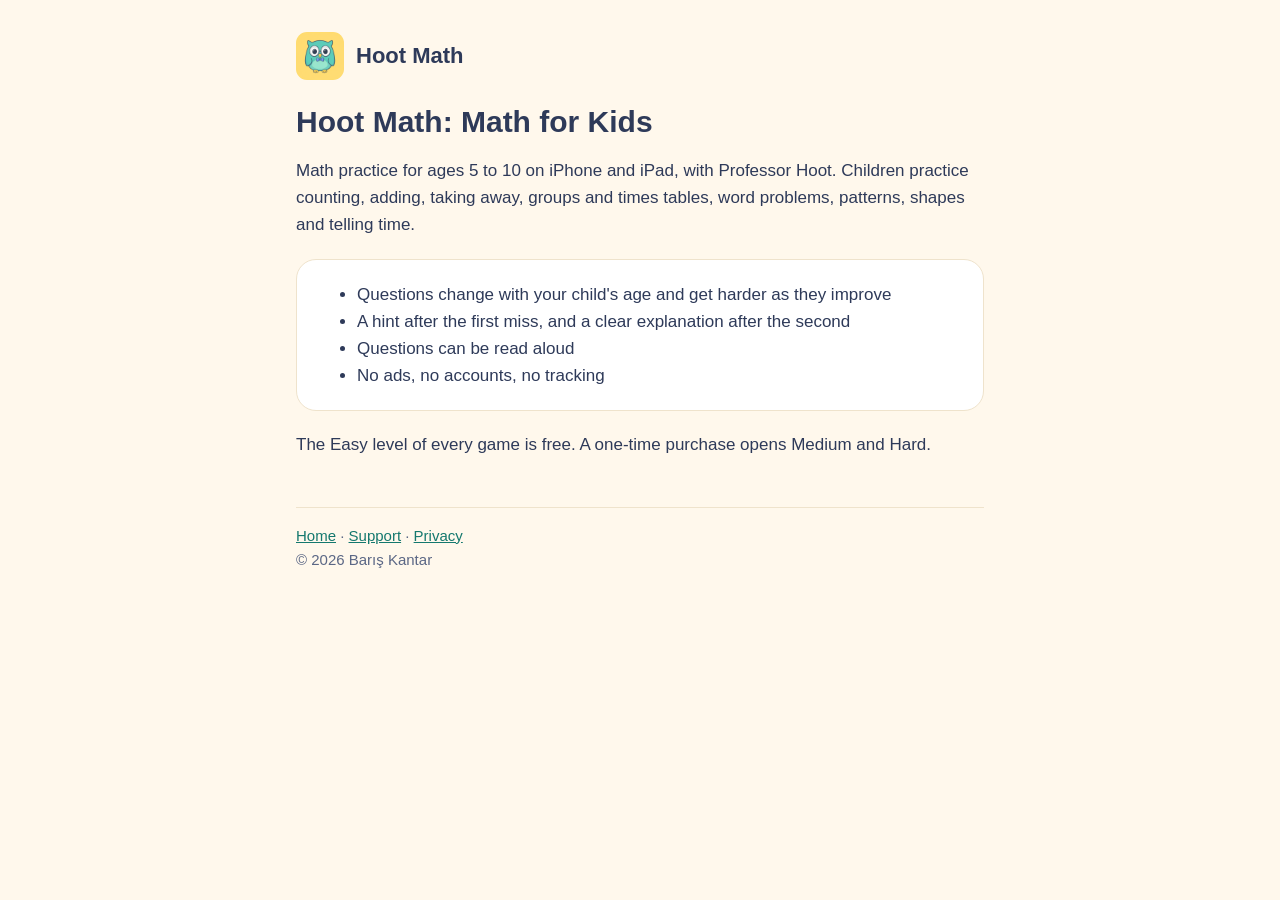
<file: index.html>
<!doctype html>
<html lang="en">
<head>
<meta charset="utf-8">
<meta name="viewport" content="width=device-width, initial-scale=1">
<title>Hoot Math: Math for Kids</title>
<meta name="description" content="Math practice for ages 5 to 10 on iPhone and iPad: adding, taking away, times tables, word problems, patterns, shapes and telling time.">
<link rel="icon" href="./img/icon.png">
<link rel="stylesheet" href="./style.css">
</head>
<body><main>
<header><img src="./img/icon.png" alt=""><a href="./">Hoot Math</a></header>
<h1>Hoot Math: Math for Kids</h1>
<p>Math practice for ages 5 to 10 on iPhone and iPad, with Professor Hoot. Children practice counting, adding, taking away, groups and times tables, word problems, patterns, shapes and telling time.</p>
<div class="card"><ul>
<li>Questions change with your child's age and get harder as they improve</li>
<li>A hint after the first miss, and a clear explanation after the second</li>
<li>Questions can be read aloud</li>
<li>No ads, no accounts, no tracking</li>
</ul></div>
<p>The Easy level of every game is free. A one-time purchase opens Medium and Hard.</p>
<footer><a href="./">Home</a> · <a href="./support/">Support</a> · <a href="./privacy/">Privacy</a><br>© 2026 Barış Kantar</footer>
</main></body></html>
</file>
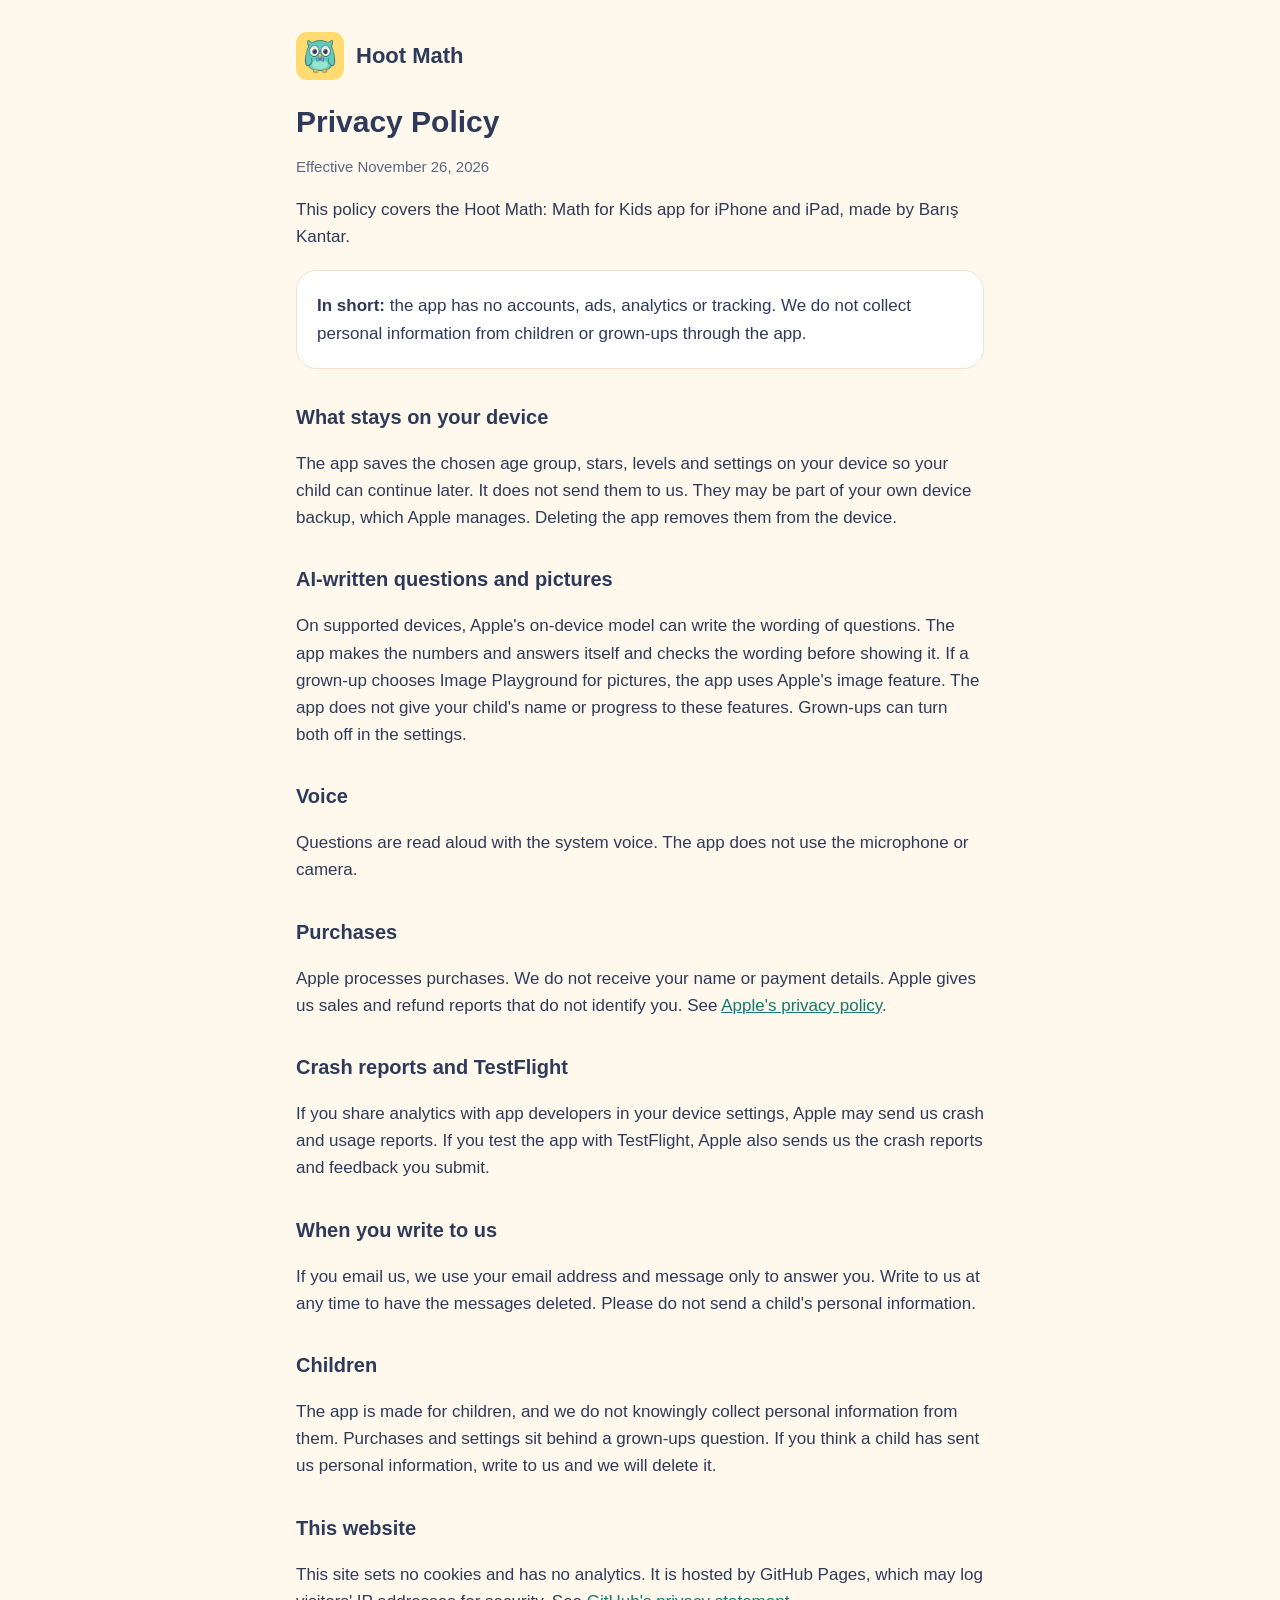
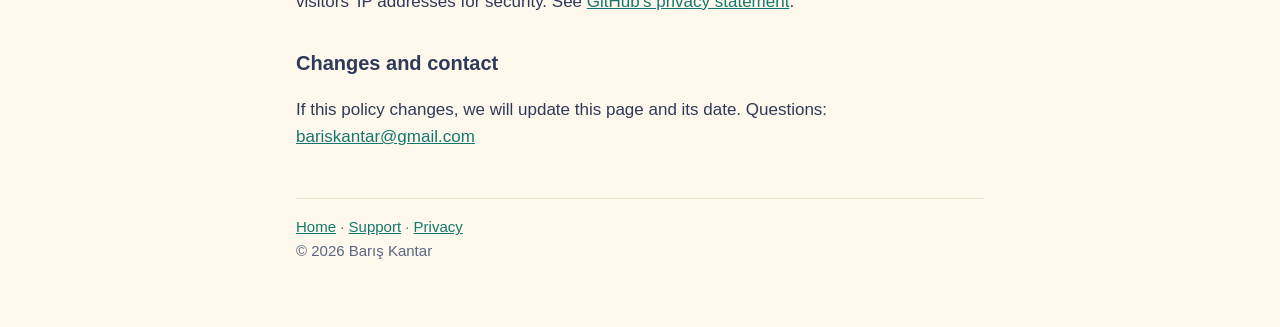
<file: privacy/index.html>
<!doctype html>
<html lang="en">
<head>
<meta charset="utf-8">
<meta name="viewport" content="width=device-width, initial-scale=1">
<title>Privacy Policy – Hoot Math</title>
<meta name="description" content="Hoot Math does not collect personal information from children or grown-ups.">
<link rel="icon" href="../img/icon.png">
<link rel="stylesheet" href="../style.css">
</head>
<body><main>
<header><img src="../img/icon.png" alt=""><a href="../">Hoot Math</a></header>
<h1>Privacy Policy</h1>
<p class="muted">Effective November 26, 2026</p>
<p>This policy covers the Hoot Math: Math for Kids app for iPhone and iPad, made by Barış Kantar.</p>
<div class="card"><p><b>In short:</b> the app has no accounts, ads, analytics or tracking. We do not collect personal information from children or grown-ups through the app.</p></div>
<h2>What stays on your device</h2>
<p>The app saves the chosen age group, stars, levels and settings on your device so your child can continue later. It does not send them to us. They may be part of your own device backup, which Apple manages. Deleting the app removes them from the device.</p>
<h2>AI-written questions and pictures</h2>
<p>On supported devices, Apple's on-device model can write the wording of questions. The app makes the numbers and answers itself and checks the wording before showing it. If a grown-up chooses Image Playground for pictures, the app uses Apple's image feature. The app does not give your child's name or progress to these features. Grown-ups can turn both off in the settings.</p>
<h2>Voice</h2>
<p>Questions are read aloud with the system voice. The app does not use the microphone or camera.</p>
<h2>Purchases</h2>
<p>Apple processes purchases. We do not receive your name or payment details. Apple gives us sales and refund reports that do not identify you. See <a href="https://www.apple.com/legal/privacy/">Apple's privacy policy</a>.</p>
<h2>Crash reports and TestFlight</h2>
<p>If you share analytics with app developers in your device settings, Apple may send us crash and usage reports. If you test the app with TestFlight, Apple also sends us the crash reports and feedback you submit.</p>
<h2>When you write to us</h2>
<p>If you email us, we use your email address and message only to answer you. Write to us at any time to have the messages deleted. Please do not send a child's personal information.</p>
<h2>Children</h2>
<p>The app is made for children, and we do not knowingly collect personal information from them. Purchases and settings sit behind a grown-ups question. If you think a child has sent us personal information, write to us and we will delete it.</p>
<h2>This website</h2>
<p>This site sets no cookies and has no analytics. It is hosted by GitHub Pages, which may log visitors' IP addresses for security. See <a href="https://docs.github.com/site-policy/privacy-policies/github-general-privacy-statement">GitHub's privacy statement</a>.</p>
<h2>Changes and contact</h2>
<p>If this policy changes, we will update this page and its date. Questions: <a href="mailto:bariskantar@gmail.com">bariskantar@gmail.com</a></p>
<footer><a href="../">Home</a> · <a href="../support/">Support</a> · <a href="../privacy/">Privacy</a><br>© 2026 Barış Kantar</footer>
</main></body></html>
</file>
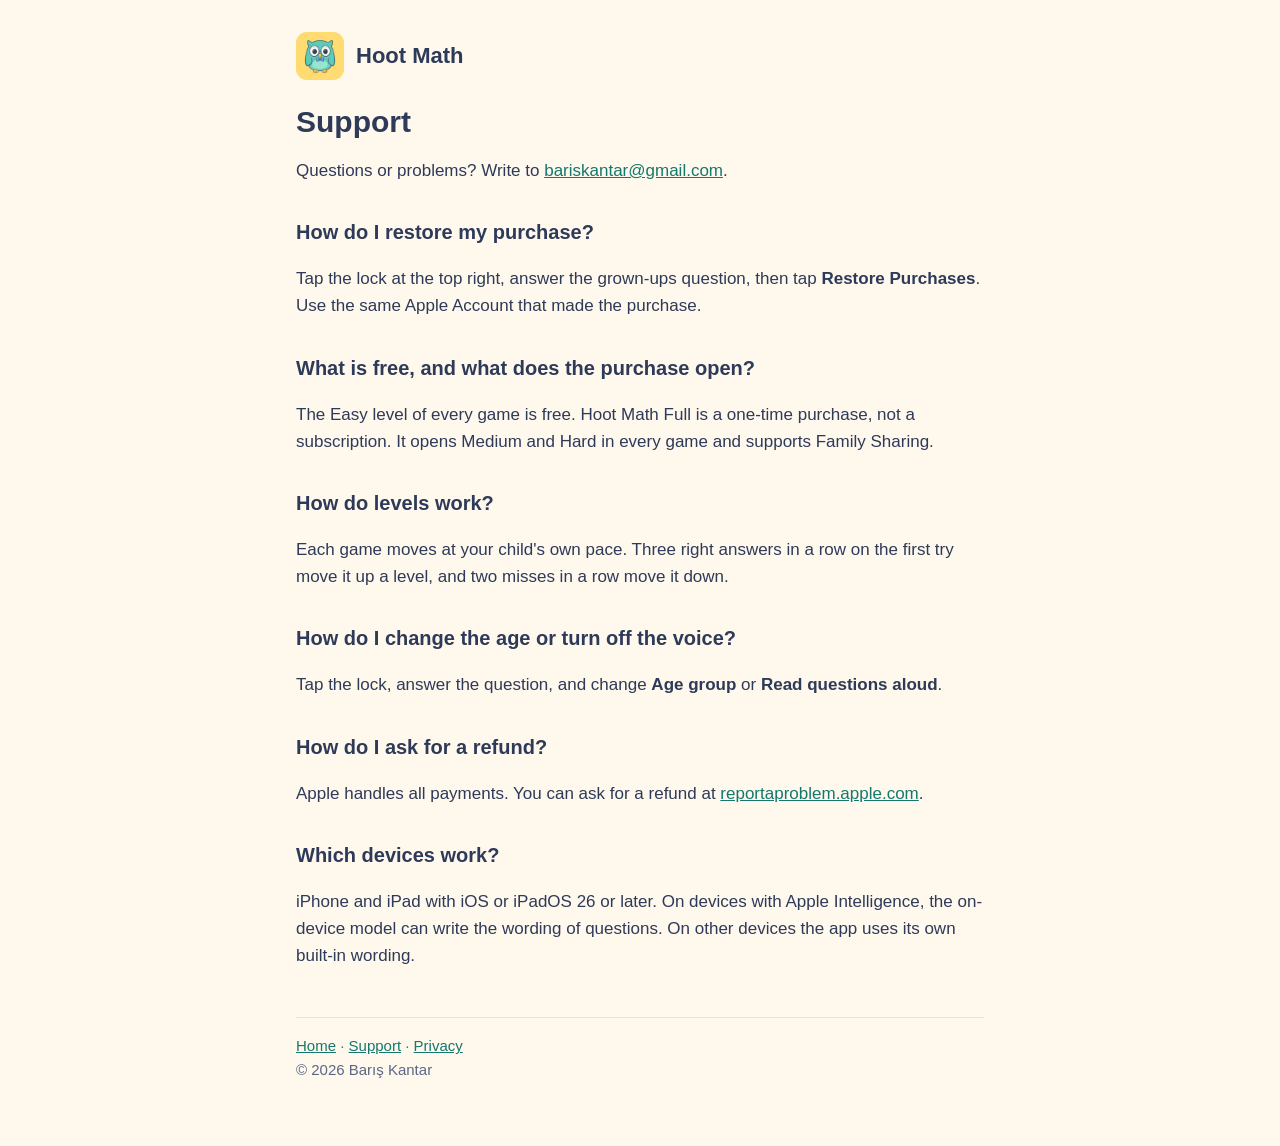
<file: support/index.html>
<!doctype html>
<html lang="en">
<head>
<meta charset="utf-8">
<meta name="viewport" content="width=device-width, initial-scale=1">
<title>Support – Hoot Math</title>
<meta name="description" content="Help with Hoot Math: purchases, restoring, sound, levels and contact.">
<link rel="icon" href="../img/icon.png">
<link rel="stylesheet" href="../style.css">
</head>
<body><main>
<header><img src="../img/icon.png" alt=""><a href="../">Hoot Math</a></header>
<h1>Support</h1>
<p>Questions or problems? Write to <a href="mailto:bariskantar@gmail.com">bariskantar@gmail.com</a>.</p>
<h2>How do I restore my purchase?</h2>
<p>Tap the lock at the top right, answer the grown-ups question, then tap <b>Restore Purchases</b>. Use the same Apple Account that made the purchase.</p>
<h2>What is free, and what does the purchase open?</h2>
<p>The Easy level of every game is free. Hoot Math Full is a one-time purchase, not a subscription. It opens Medium and Hard in every game and supports Family Sharing.</p>
<h2>How do levels work?</h2>
<p>Each game moves at your child's own pace. Three right answers in a row on the first try move it up a level, and two misses in a row move it down.</p>
<h2>How do I change the age or turn off the voice?</h2>
<p>Tap the lock, answer the question, and change <b>Age group</b> or <b>Read questions aloud</b>.</p>
<h2>How do I ask for a refund?</h2>
<p>Apple handles all payments. You can ask for a refund at <a href="https://reportaproblem.apple.com">reportaproblem.apple.com</a>.</p>
<h2>Which devices work?</h2>
<p>iPhone and iPad with iOS or iPadOS 26 or later. On devices with Apple Intelligence, the on-device model can write the wording of questions. On other devices the app uses its own built-in wording.</p>
<footer><a href="../">Home</a> · <a href="../support/">Support</a> · <a href="../privacy/">Privacy</a><br>© 2026 Barış Kantar</footer>
</main></body></html>
</file>
<file: style.css>
:root { --bg:#fff8ec; --text:#2e3a59; --muted:#5b6785; --accent:#14786e; --card:#fff; --border:#efe3cc; }
@media (prefers-color-scheme: dark) { :root { --bg:#171a24; --text:#e9ebf3; --muted:#a6aec4; --accent:#5fd3c7; --card:#20242f; --border:#323847; } }
* { box-sizing: border-box; }
body { margin:0; background:var(--bg); color:var(--text); font:17px/1.6 ui-rounded, -apple-system, BlinkMacSystemFont, "Segoe UI", Roboto, sans-serif; }
main { max-width:720px; margin:0 auto; padding:32px 16px 64px; }
header { display:flex; align-items:center; gap:12px; margin-bottom:24px; }
header a { color:inherit; text-decoration:none; font-weight:800; font-size:22px; }
header img { width:48px; height:48px; border-radius:11px; }
h1 { font-size:30px; line-height:1.2; margin:0 0 8px; }
h2 { font-size:20px; margin:32px 0 8px; }
a { color:var(--accent); }
.muted { color:var(--muted); font-size:15px; }
.card { background:var(--card); border:1px solid var(--border); border-radius:20px; padding:4px 20px; margin:20px 0; }
footer { margin-top:48px; border-top:1px solid var(--border); padding-top:16px; font-size:15px; color:var(--muted); }
</file>
